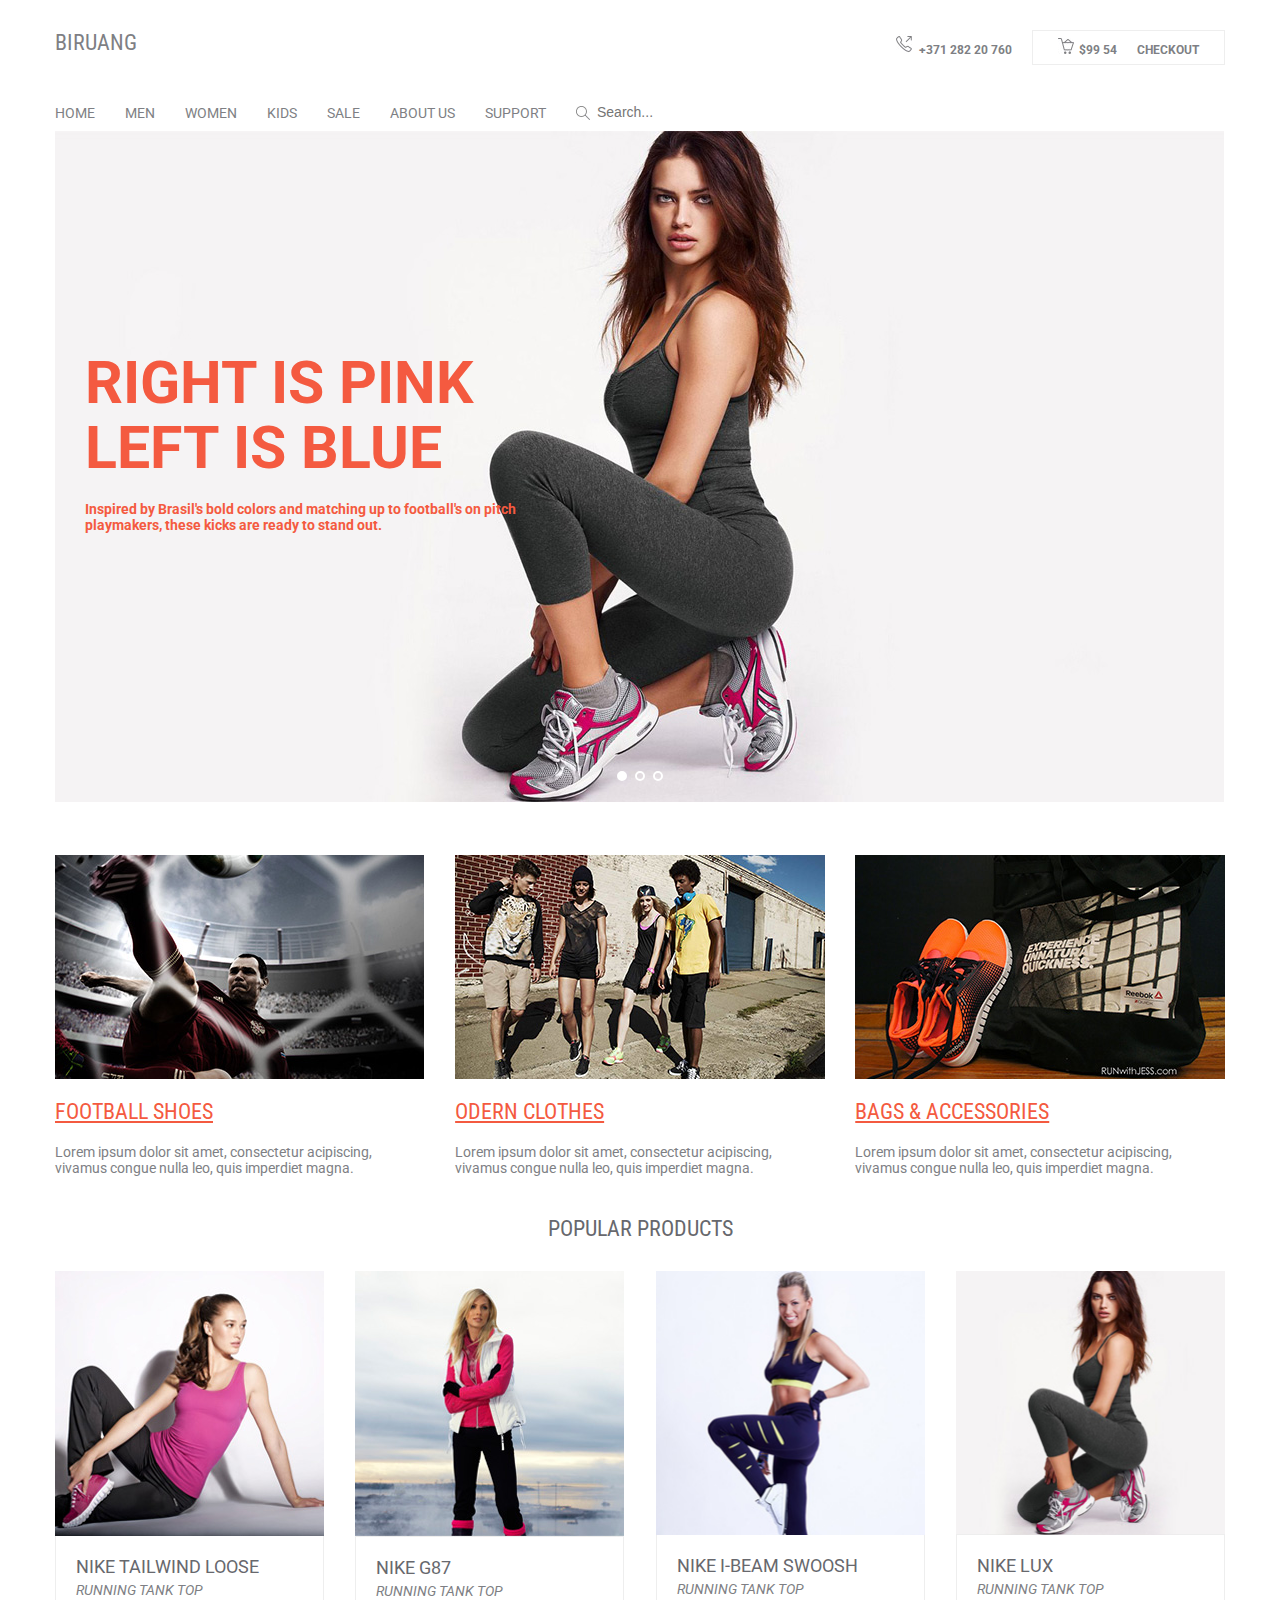
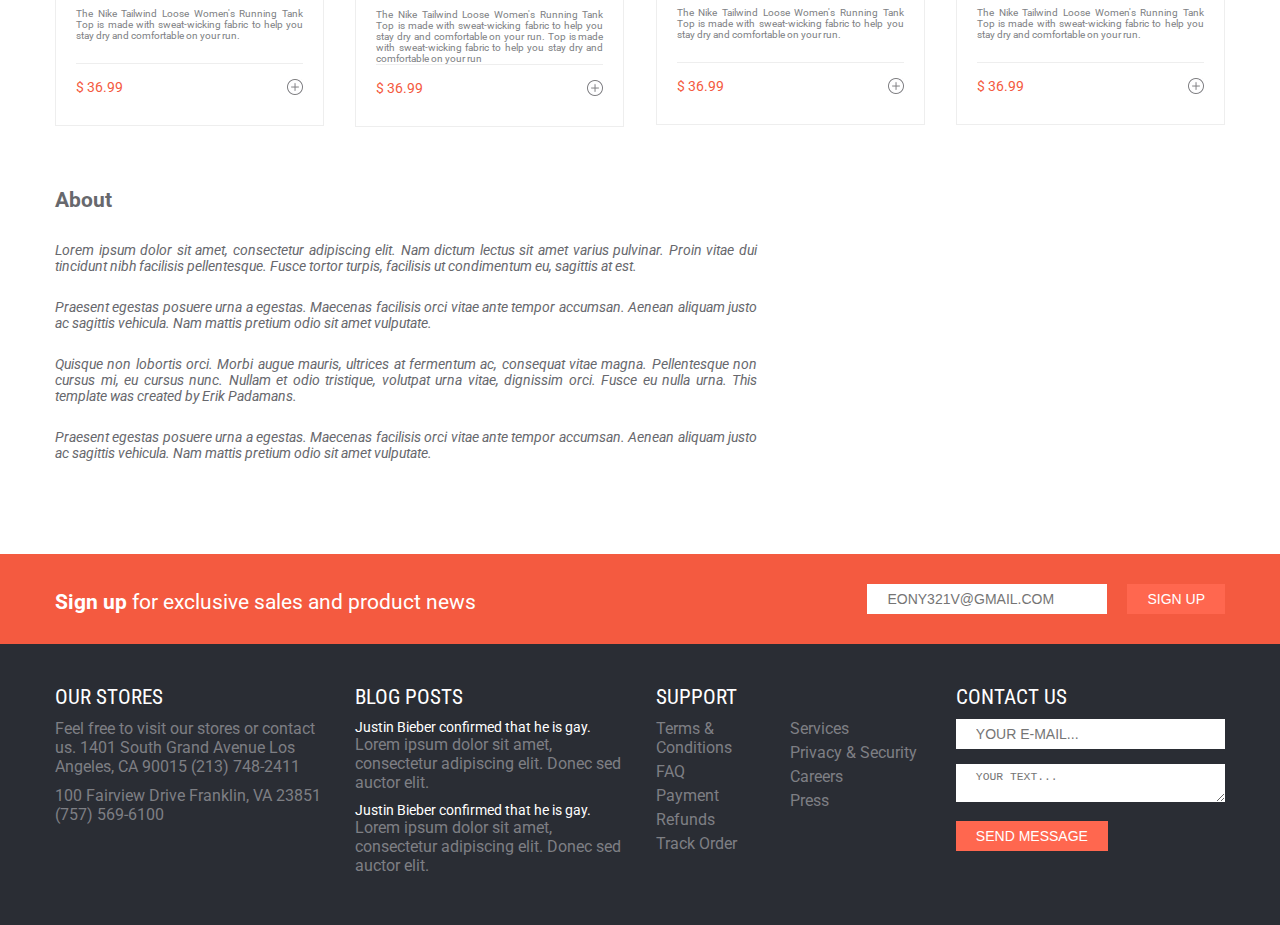
<file: market/index.html>
<!DOCTYPE HTML>
<html>
<head>
<meta charset="utf-8"> 
<link rel="stylesheet" type="text/css" href="reset.css">
<link rel="stylesheet" type="text/css" href="style.css" >
<meta name="viewport" content="width=device-width, initial-scale=1.0">
<link rel="stylesheet" href="css/unslider.css">
<link rel="stylesheet" href="css/unslider-dots.css">
<link href="https://fonts.googleapis.com/css?family=Roboto|Roboto+Condensed" rel="stylesheet">
<title>Company name - home page</title>
</head>

<body>
  <header>
  	<div class="center-block-main">
  	 <div class="header-top clearfix">
  	   <p class="logo">BIRUANG</p>
       <div class="contact-basket"> 
         <p class="header-phone"> <img src="image/tel.jpg" alt="">+371 282 20 760</p>
         <p class="header-basket"><img src="image/box.jpg" alt="">$99 54<a href="#">Checkout</a></p>
       </div>
  	 </div>

  	 <div class="header-bottom clearfix">
  	  <nav>
  	  	<ul class="menu">
  	  		<li><a href="#">HOME</a></li>
  	  		<li><a href="#">MEN</a></li>
  	  		<li><a href="#">WOMEN</a></li>
  	  		<li><a href="#">KIDS</a></li>
  	  		<li><a href="#">SALE</a></li>
  	  		<li><a href="#">ABOUT US</a></li>
  	  		<li><a href="#">SUPPORT</a></li>
  	  	</ul>
  	  </nav>
  	    <div class="search-block">
  	    	<form action="" method="get">
  	    	 <input type="image" src="image/search.jpg"  class="search-button">
  	    	 <input type="search" class="search" placeholder="Search...">
  	    		
  	    	</form>
  	    </div>

  	 	
  	 </div>
  		
  	</div>
  </header>

  <div class="my-slider center-block-main">
	<ul>
		<li>
			<h2>RIGHT IS PINK<br>LEFT IS BLUE</h2>
			<p> Inspired by Brasil's bold colors and matching up to football's on pitch<br> playmakers, these kicks are ready to stand out.</p>
			<img src="image/slider.jpg">
		</li>
		<li>
			<h2>RIGHT IS PINK<br>LEFT IS BLUE</h2>
			<p> Inspired by Brasil's bold colors and matching up to football's on pitch<br> playmakers, these kicks are ready to stand out.</p>
			<img src="image/slider.jpg">
		</li>
		<li>			
		    <h2>RIGHT IS PINK<br>LEFT IS BLUE</h2>
		    <p> Inspired by Brasil's bold colors and matching up to football's on pitch<br> playmakers, these kicks are ready to stand out.</p>
		    <img src="image/slider.jpg"></li>
	</ul>
</div>

 <div class="block3-main center-block-main clearfix">
   <article >
   	<img src="image/football.jpg">
   	<h2><a href="#">FOOTBALL SHOES</a></h2>
   	<p>Lorem ipsum dolor sit amet, consectetur acipiscing,<br>
   	vivamus congue nulla leo, quis imperdiet magna.</p>
   </article>

   <article>
   	<img src="image/company.jpg">
   	 <h2><a href="#">ODERN CLOTHES</a></h2>
   	  <p>Lorem ipsum dolor sit amet, consectetur acipiscing,<br>
      vivamus congue nulla leo, quis imperdiet magna.</p>
   </article>

   <article>
   	<img src="image/shoes.jpg">
   	 <h2><a href="#">BAGS & ACCESSORIES</a></h2>
   	  <p>Lorem ipsum dolor sit amet, consectetur acipiscing,<br>
      vivamus congue nulla leo, quis imperdiet magna.</p>   
   </article>
 </div>


  <section class="block4-section center-block-main">
  <h2>POPULAR PRODUCTS</h2>
    <div class="block4-main clearfix">
      <article>
          <img src="image/popular1.jpg" alt="">
            <div class="block4-main-content">
            <div class="block4">
              <h2>Nike Tailwind Loose</h2>
                <h3>Running Tank Top</h3>
                <p>The Nike Tailwind Loose Women's Running Tank 
Top is made with sweat-wicking fabric to help you 
stay dry and comfortable on your run.</p>
             </div>
        <p class="price-basket clearfix">
                  <span class="price">$ 36.99</span>
                    <span class="basket-btn"><a href="#"><img src="image/add.jpg" alt=""></a></span>
                </p>
            </div>
        </article>
        <article>
          <img src="image/popular2.jpg" alt="">
            <div class="block4-main-content">
            <div class="block4">
              <h2>Nike g87</h2>
                <h3>Running Tank Top</h3>
                <p>The Nike Tailwind Loose Women's Running Tank 
Top is made with sweat-wicking fabric to help you 
stay dry and comfortable on your run. Top is made with sweat-wicking fabric to help you 
stay dry and comfortable on your run</p>
             </div>
        

        <p class="price-basket clearfix">
                  <span class="price">$ 36.99</span>
                    <span class="basket-btn"><a href="#"><img src="image/add.jpg" alt=""></a></span>
                </p>
            </div>
        </article>
        <article>
          <img src="image/popular3.jpg" alt="">
            <div class="block4-main-content">
            <div class="block4">
              <h2>Nike I-Beam Swoosh</h2>
                <h3>Running Tank Top</h3>
                <p>The Nike Tailwind Loose Women's Running Tank 
Top is made with sweat-wicking fabric to help you 
stay dry and comfortable on your run.</p>
            </div>

        <p class="price-basket clearfix">
                  <span class="price">$ 36.99</span>
                    <span class="basket-btn"><a href="#"><img src="image/add.jpg" alt=""></a></span>
                </p>
            </div>
        </article>
        <article>
          <img src="image/popular4.jpg" alt="">
            <div class="block4-main-content">
            <div class="block4">
              <h2>Nike lux</h2>
                <h3>Running Tank Top</h3>
                <p>The Nike Tailwind Loose Women's Running Tank 
Top is made with sweat-wicking fabric to help you 
stay dry and comfortable on your run.</p>
             </div>

        <p class="price-basket clearfix">
                  <span class="price">$ 36.99</span>
                    <span class="basket-btn"><a href="#"><img src="image/add.jpg" alt=""></a></span>
                </p>
            </div>
        </article>
    </div>
</section>
<div class="about center-block-main clearfix">
   <article>
    <h2>About</h2>
    <p>Lorem ipsum dolor sit amet, consectetur adipiscing elit. Nam dictum lectus sit amet varius pulvinar. Proin vitae 
dui tincidunt nibh facilisis pellentesque.  Fusce tortor turpis, facilisis ut condimentum eu, sagittis at est.</p>

<p>Praesent egestas posuere urna a egestas. Maecenas facilisis orci vitae ante  tempor accumsan. Aenean aliquam 
justo ac sagittis vehicula. Nam mattis pretium odio sit amet vulputate.</p>

<p>Quisque non lobortis orci. Morbi augue mauris, ultrices at fermentum ac, consequat vitae magna. Pellentesque 
non cursus mi, eu cursus nunc. Nullam  et odio tristique, volutpat urna vitae, dignissim orci. Fusce eu nulla urna.
This template was created by Erik Padamans.</p>

<p>Praesent egestas posuere urna a egestas. Maecenas facilisis orci vitae ante  tempor accumsan. Aenean aliquam 
justo ac sagittis vehicula. Nam mattis pretium odio sit amet vulputate.</p>
  
   </article>

   <div class="map">
    <div class="mapin">
   <iframe src="https://www.google.com/maps/embed?pb=!1m14!1m12!1m3!1d2640.4269279164596!2d27.5737332538794!3d53.87215326076386!2m3!1f0!2f0!3f0!3m2!1i1024!2i768!4f13.1!5e0!3m2!1sru!2sby!4v1476176316075"  frameborder="0" style="border:0" allowfullscreen></iframe>
     </div>
   </div>

  </div>


<div class="subscribe">
  <div class="center-block-main clearfix">
      <h2><strong>Sign up</strong> for exclusive sales and product news</h2>
        
        <div class="subscribe-form">
          <form action="" method="get">
              <input type="email" class="email-inpt" placeholder="eony321v@gmail.com">
                <input type="submit" class="submit-inpt" value="sign up">
            </form>
        </div>
    </div>
</div>



<footer class="ftr">
   <div class="block4-main center-block-main clearfix">
       <article>
         <h2>OUR STORES</h2>
             <div class="ftr-block-content">
               <p>Feel free to visit our stores or contact us.
                1401 South Grand Avenue 
                Los Angeles, CA 90015 
                (213) 748-2411</p>
                
                <p>100 Fairview Drive 
                Franklin, VA 23851 
                (757) 569-6100 </p>

             </div>     
       </article>

       <article>
         <h2>BLOG POSTS</h2>
             <div class="ftr-block-content">
             <h3><a href="#">Justin Bieber confirmed that he is gay.</a></h3>
                <p>Lorem ipsum dolor sit amet, consectetur
adipiscing elit. Donec sed auctor elit.</p>
        
                <h3><a href="#">Justin Bieber confirmed that he is gay.</a></h3>
                <p>Lorem ipsum dolor sit amet, consectetur
adipiscing elit. Donec sed auctor elit.</p>
             
             </div>     
       </article>

       <article>
         <h2>SUPPORT</h2>
             <div class="ftr-block-content">
                  <p class="support">
                    <a href="#">Terms & Conditions</a>
                    <a href="#">FAQ</a>
                    <a href="#">Payment</a>
                    <a href="#">Refunds</a>
                    <a href="#">Track Order</a>
                 </p>
                <p class="support">
                    <a href="#">Services</a>
                    <a href="#">Privacy & Security</a>
                    <a href="#">Careers</a>
                    <a href="#">Press</a>
                </p>
             
             </div>     
       </article>   

       <article>
         <h2>CONTACT US</h2>
             <div class="ftr-block-content">
             <form action="" method="get">
               <input class="cont-email" type="email" placeholder="YOUR E-MAIL...">
               <textarea class="text" placeholder="YOUR TEXT..."></textarea>
               <input class="cont-inpt" type="submit" value="SEND MESSAGE">
               
             </form>
             
             </div>     
       </article>

   </div>
</footer>
  
<script src="http://code.jquery.com/jquery-2.1.4.min.js"></script>
  <script src="js/unslider-min.js"></script>
    <script>
    jQuery(document).ready(function($) {
      $('.my-slider').unslider({
        autoplay: true,
        arrows: false

      });
    });
  </script>

 <script>
  function setEqualHeight(columns) { 
    var tallestcolumn = 0; 
    columns.each( function() { 
      currentHeight = $(this).height(); 
      if(currentHeight > tallestcolumn) { tallestcolumn = currentHeight; } } ); 
      columns.height(tallestcolumn); 
    } 
    
    $(document).ready(function() { setEqualHeight($(".block4-main-content")); });
</script> 
 <script>
  function setEqualHeight(columns) { 
    var tallestcolumn = 0; 
    columns.each( function() { 
      currentHeight = $(this).height(); 
      if(currentHeight > tallestcolumn) { tallestcolumn = currentHeight; } } ); 
      columns.height(tallestcolumn); 
    } 
    
    $(document).ready(function() { setEqualHeight($(".block4")); });
</script>  	
</body>
</html>
</file>
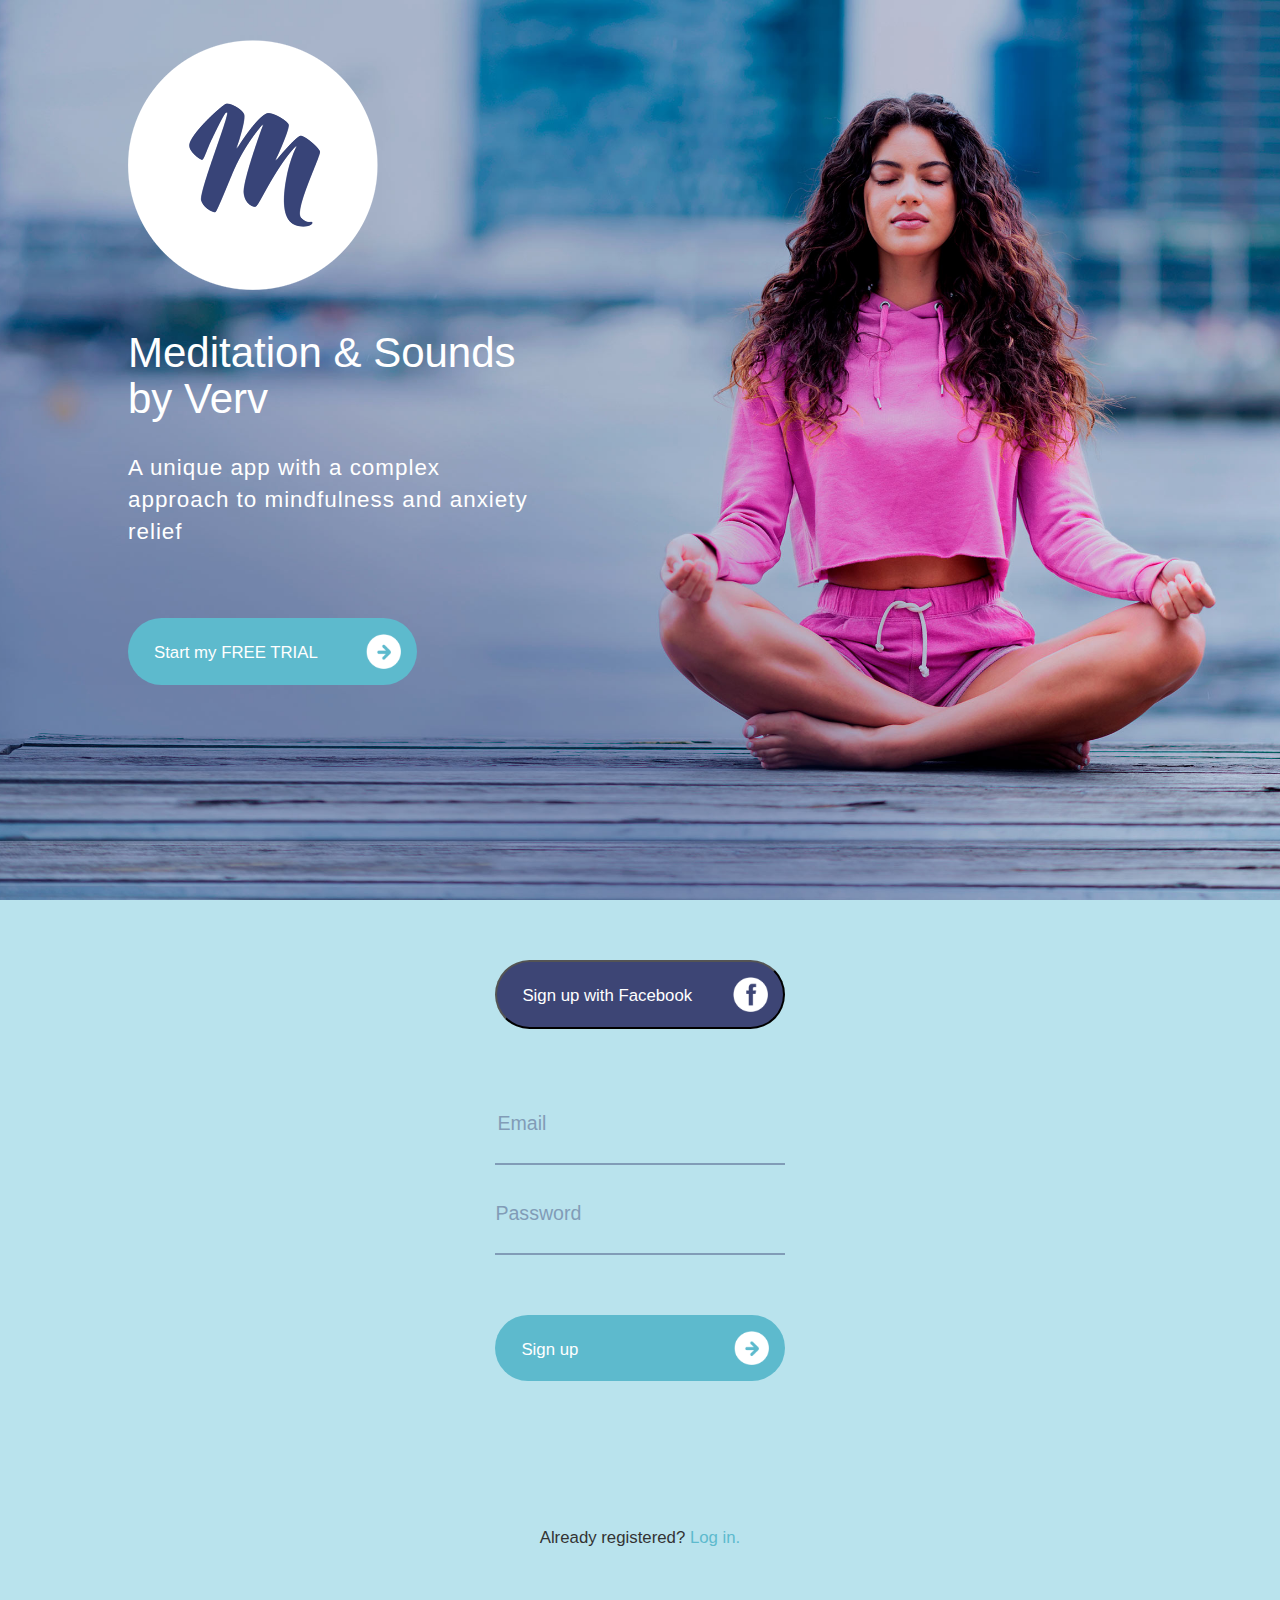
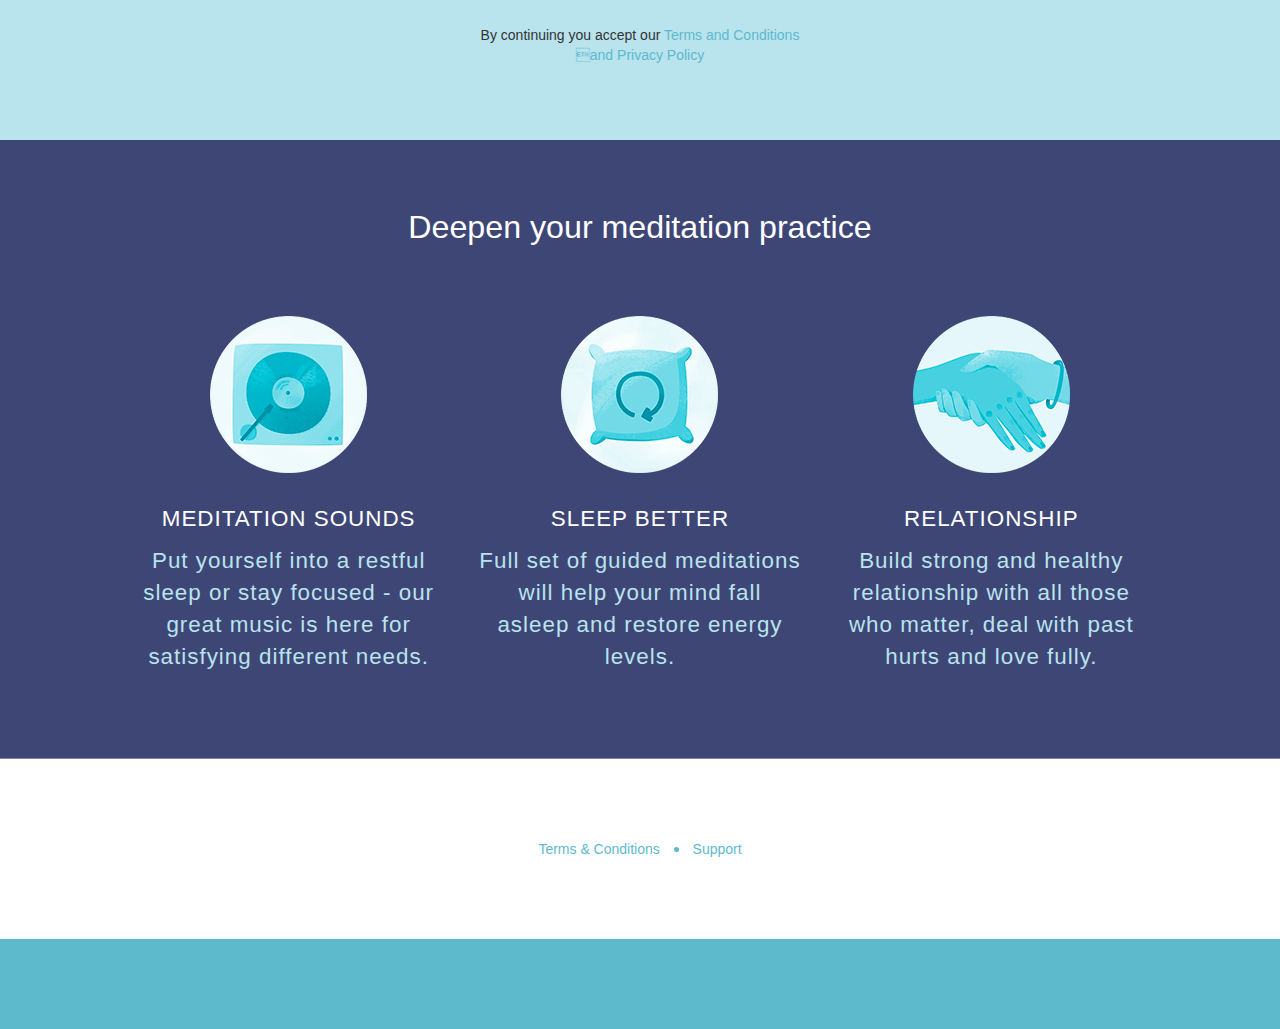
<file: verv/index.html>
<!DOCTYPE html>
<html lang="en">
<head>
    <meta charset="UTF-8">
    <meta name="viewport" content="width=device-width, initial-scale=1.0">
    <meta http-equiv="X-UA-Compatible" content="ie=edge">
    <link rel="stylesheet" href="css/reset.css">
    <link rel="stylesheet" href="css/bootstrap.min.css">
    <link rel="stylesheet" href="css/style.css">
	<link rel="stylesheet" href="https://use.fontawesome.com/releases/v5.3.1/css/all.css" integrity="sha384-mzrmE5qonljUremFsqc01SB46JvROS7bZs3IO2EmfFsd15uHvIt+Y8vEf7N7fWAU" crossorigin="anonymous">
    <title>Test work</title>
</head>
<body>
       	<header id="top">
       			<div class="main">
       				<div class="row">
       					<div class="col-lg-5 col-md-5 col-sm-6 col-xs-7 clearfix">
							<a href="#" title="logo"><img src="img/logo.png" class="logo " alt="Logo"></a>
							<h1>Meditation & Sounds by Verv</h1>
							<p class="major">A unique app with a complex approach to mindfulness and anxiety relief</p>
						</div>
					</div>
					<div class="row">	
						<div class="col-lg-4 col-md-6 col-sm-8 col-xs-12 clearfix">	
							<button class="btn clearfix" >Start my FREE TRIAL
								<img src="img/click.png" class="click pull-right" alt="click">
							</button>
						</div>	
       				</div>
       			</div>
       	</header>
       	<section class="form-block">
		       	<div class="main ">
		       		<div class="row">
		       			<div class="col-lg-4 col-lg-offset-4 col-md-6 col-md-offset-3 col-sm-offset-2 col-sm-8 col-xs-12 text-center">
		       				<form action="">

									<button class="btnf сlearfix">Sign up with Facebook
											<img src="img/facebook.png" class="click pull-right" alt="click">
									</button>

									<input type="email" placeholder="Email" class="email center-block">

									<input type="password" placeholder="Password" class="passw center-block">
									<button class="btn clearfix">Sign up
									<img src="img/click.png" class="click pull-right" alt="click">
									</button>
							</form>
							<p class="log">Already registered? <a href="#">Log in.</a></p>
							<p class="policy">By continuing you accept our <a href="">Terms and Conditions and Privacy Policy</a></p>
						</div>	
					</div>	
		       	</div>
       	</section>
      <section class="med-practice">
      <h2 class="text-center" id="practice">Deepen your meditation practice</h2>

      			<div class="main">
      					<div class="row practice">
      							<div class="col-lg-4 col-md-4 col-sm-12 col-xs-12 text-center">
      									<img src="img/sounds.png" alt="sounds" class="center-block">
      									<p class="name-practice">Meditation sounds</p>
      									<p class="descr">Put yourself into a restful sleep or stay focused  - our great music is here for satisfying different needs.</p>
      							</div>
      							<div class="col-lg-4 col-md-4 col-sm-12 col-xs-12 text-center">
      									<img src="img/sleep.png" alt="better" class="center-block">
      									<p class="name-practice">Sleep better</p>
      									<p class="descr">Full set of guided meditations will help your mind fall asleep and restore energy levels. </p>
      							</div>
      							<div class="col-lg-4 col-md-4 col-sm-12 col-xs-12 text-center">
      									<img src="img/relatonship.png   " alt="relationship" class="center-block">
      									<p class="name-practice">Relationship</p>
      									<p class="descr">Build strong and healthy relationship with all those who matter, deal with past hurts and love fully.</p>
      							</div>
      					</div>
      			</div>
      	</section>
      	<footer>
		      	<section>
		      		<div class="main ">
		      				<div class="terms text-center">
			      				<a href="#">Terms & Conditions</a>
			      				<div class="dot"></div>
			      				<a href="#">Support</a>
		      				</div>

		      		</div>
		      	</section>
		      	<section class="btn-up text-center" id="btn-up">
		      		
		      			<a href="#top" class="up"><i class="fas fa-chevron-up"></i></a>

		      	</section>
      	</footer>
      	
        <script src="https://ajax.googleapis.com/ajax/libs/jquery/1.12.4/jquery.min.js"></script>
        <script src="js/bootstrap.min.js"></script>
        <script>
      		$(".btn").click(function() {
    $('html,body').animate({
        scrollTop: $(".form-block").offset().top},
        'slow');
});
      	$(document).ready(function(){
    $("#btn-up").on("click","a", function (event) {
        event.preventDefault();

        var id  = $(this).attr('href'),
            top = $(id).offset().top;

         


        $('body,html').animate({scrollTop: top}, 1000);

    });
});
	
      	</script>
      	

</body>
</html>
</file>
<file: market/style.css>
.center-block-main{
	max-width: 1170px;
	margin: 0px auto;
}
.header-top{
	padding: 30px 0px;
	margin-bottom:1px solid #eee; 
}
.logo{
	float: left;
	font-size: 1.375em;
	font-family: 'Roboto Condensed', sans-serif;
}
.contact-basket{
	float: right;
}
.contact-basket p{
	float: left;
	font-size: 0.75em;
	font-weight: bold;
} 
.contact-basket p img{
	margin-right: 5px;
}
.header-phone{
	padding-top: 4px;
}
.header-basket{
	border:1px solid #eee;
	padding: 7px 25px;
	margin-left: 20px;
} 
 .header-basket a{
 	text-transform: uppercase;
 	color: #7e7f84;
 	text-decoration: none;
 	margin-left: 20px;

 } 
 .header-basket a:hover{
 	color:#f45a40;
 }
.header-bottom{
	padding: 10px 0px;
}
.menu{
	float:left;
}
.menu li{
	float: left;
	text-transform: uppercase;
	margin-right: 30px;
	font-size: 0.875em;
}
.menu li a{
	color: #7e7f84;
 	text-decoration: none;
}
.menu li a:hover{
	color:#f45a40;
}
.search-block{
	float: left;
	margin-top: -2px;
}
.search-button{
	float: left;
	margin: 3px 5px 0px 0px;
}
.search{
	float: left;
	font-size: 0.875em;
	color:#7e7f84;
	border:none;
}
.my-slider{

}
  .my-slider ul li{
  	position: relative;
  	color: #f45a40;
  }
     .my-slider ul li h2{
     	position: absolute;
     	top: 220px;
     	left: 30px;
     	font-size: 3.6875em;
     	font-weight: bold;
     	line-height: 1.1;

     }
       .my-slider ul li p{
       	position: absolute;
       	top: 370px;
       	left: 30px;
       	font-size: 0.875em;
       	font-weight: bold;
       }
       .unslider-nav{
       	max-width: 1170px;
       	margin: 0px auto;
       	position: relative;
       	top: -40px;
       }
.block3-main {
	margin-top: 30px;
	margin-bottom: 40px;

 }
        .block3-main article{
	      width: 31.6%;
	       float: left;
	       margin-left: 2.6%;
         }
        .block3-main article:first-child{
	     margin-left: 0;
         }
         .block3-main article img{
	     display: block;
	      margin: 0px auto 20px auto;
          }
         .block3-main article h2{
	      font-family: 'Roboto Condensed', sans-serif;
	      font-size: 1.375em;
	      margin-bottom: 20px;

          }
           .block3-main article p{
	         font-size: 0.875em;
	         text-align: justify;
             }
.block4-section{
	margin-bottom:60px;
}
	.block4-section>h2{
		text-align:center;
		 font-family: 'Roboto Condensed', sans-serif;
		  color:#67686d; font-size:1.375em; 
		  margin-bottom:30px;
	}
	.block4-main{
	}
		.block4-main article{
			width:23%;
			 margin-left:2.6666666666666666666666666666667%;
			 float:left;
		}
		.block4-main article:first-child{
			margin-left:0;
		}
		.block4-main article img{
			display:block; 
			margin:0 auto;
		}
		.block4-main-content{
			padding:20px 20px 0 20px; 
			border:1px solid #eee; 
			border-top:0;
		}
		.block4-main-content h2{
			color:#67686d; 
			font-size:1.125em;
			text-transform:uppercase; 
			margin-bottom:5px;
		}
		.block4-main-content h3{
			font-size:0.875em;
		    text-transform:uppercase; 
		    margin-bottom:10px; 
		    font-style:italic;
		}
		.block4-main-content p{
			font-size:0.625em; 
			margin-bottom:15px;
			text-align: justify;
		}
		p.price-basket{
			border-top:1px solid #eee; 
			font-size:0.875em; 
			color:#f45a40; 
			padding:15px 0;
			 margin-bottom:0;
		}
		.price{
			float:left;
		}
		.basket-btn{
			float:right;
		}
.about{
	margin-bottom: 60px;
}		
    .about article{
    	width: 60%;
    	float:left;
    }
    .map{
    	width: 35%;
    	float: right;
    }
     .map .mapin{
      	position: relative;
      	padding-bottom: 75%;
      	height: 0;
      	overflow: hidden;
      }
      .mapin iframe{
      	position: absolute;
      	top: 0;
      	left: 0;
      	width: 100%;
      	height:100%;
      }
       .about article h2{
       	font-size:1.325em;
       	font-weight: bold;
       	margin-bottom: 30px;
       	color: #67686d;

       }
       .about p{
       	font-size:0.875em;
       	margin-bottom: 25px;
       	font-style: italic;
       	color: #67686d;
       	text-align: justify;

       }
	
.subscribe{
	background: #f45a40;
	color: #fff;
	padding: 30px 0px;
}
      .subscribe h2{
      	float: left;
      	font-size: 1.325em;
      	margin-top: 5px;
      }
      .subscribe-form{
      	float: right;
      }
       .email-inpt{
       	text-transform: uppercase;
       	 font-size: 0.875em;
       	 float: left;
       	 width: 200px;
       	 padding: 7px 20px;
       	 border:none;
       }
       .submit-inpt{
       	background: #ff674f;
       	float:left;
       	margin-left: 20px;
       	border:none;
       	color:#fff;
       	text-transform: uppercase;
       	padding: 7px 20px;
       	cursor:pointer;
       	font-size: 0.875em;
       }
.ftr{
	background: #2a2d34;
	padding:40px 0px;
}       
     .ftr h2{
     	font-family: 'Roboto Condensed',sans-serif;
     	color: #fff;
     	font-size: 1.325em;
     	margin-bottom: 10px;
     }
     .ftr p{
     	font-size:0.875em:;
     	color: #7e7f84;
     	margin-bottom: 10px;
     }
     .ftr h3{
     	font-size: 0.875em;
     }
     .ftr h3 a{
     	color: #fff;
     	text-decoration: none;
     	margin-bottom: 5px;
     }
          .ftr h3 a:hover{
     	color: #fff;
     	text-decoration: underline;
     }
     .support{
     	float: left;
     	width: 48%;
     	margin-right: 2%;
     }
     .support a{
     	display: block;
     	color: #7e7f84;
     	margin-bottom: 5px;
     	text-decoration: none;
     }
        .support a:hover{
     	text-decoration: underline;
     }
    .cont-email{
    	width: 100%;
    	font-size: 0.875em;
    	margin-bottom: 15px;
    	padding: 7px 20px;
    	box-sizing: border-box;
    	border: none;

    } 
        .text{
    	width: 100%;
    	font-size: 0.875em;
    	margin-bottom: 15px;
    	padding: 7px 20px;
    	box-sizing: border-box;
    	border: none;
    	
    } 
        .cont-inpt{
       	background: #ff674f;
        font-size: 0.875em;
       	border:none;
       	color:#fff;
       	text-transform: uppercase;
       	padding: 7px 20px;
       	cursor:pointer;
       }
@media screen and (max-width: 900px){
	     .my-slider ul li h2{
     	top: 170px;
     	left: 30px;
     	font-size: 3em;
     }
       .my-slider ul li p{
  
       	top: 270px;
       	left: 30px;

       }
       	.block4-main article{
		width:45%;
		margin:0px 2.5% 30px 2.5%;
		float:left;
		}
		.block4-main article:first-child{
			margin-left:2.5%;
		}
		 .subscribe h2{
      	float: none;
        text-align: center;
        margin-bottom:20px;
      }
      .subscribe-form{
      	float: none;
      	display: table;
      	margin: 0 auto;

}
@media screen and (max-width: 740px){
		.my-slider ul li h2{
     	top: 100px;
     	left: 30px;
     	font-size: 2em;
     }
       .my-slider ul li p{
       	top: 180px;
       	left: 30px;
       }
     .search-block{
     	border-top: 1px solid #eee;
     	border-bottom: 1px solid #eee;
     	margin-top: 10px;
     	padding: 5px 0px 7px 0px;
     	float: right;

}       
@media screen and (max-width: 600px){
  		.block3-main article{
			width:96%;
			margin: 0 2.5% 30px 2.5%;
			float:none;

		}
		.block3-main article img{
			width: 100%;
		}
		.about article{
    	width: 95%;
    	margin: 0 2.5% 30px 2.5%;
    	float:none;
    }
    	    .map{
    	width: 95%;
 		margin: 0 2.5% 30px 2.5%;   	
    	float: none;
    }

}
@media screen and (max-width: 480px){
	  	   .block4-main article{
			width:96%;
			margin: 0 2.5% 30px 2.5%;
			float:none;
			overflow: hidden;
		}
       .my-slider ul li h2{
     	top: 50px;
     	left: 30px;
     	font-size: 1.275em;
     }
       .my-slider ul li p{
       	top: 110px;
       	left: 30px;
       	font-size: 0.75em;
		}
  }		
@media screen and (max-width: 410px){
	.header-top{
		padding: 10px 0px;
	}
	.logo{
	float: none;
	text-align: center;
    margin: 20px;
     }
	.contact-basket{
	float: none;
	display: table;
	margin: 0 auto;
     }
}  
@media screen and (max-width: 360px){
	     .email-inpt{
       	 float: none;
       	 width: 95%;
       	 padding: 7px 20px;
       	 margin: 0 2.5% 20px 2.5%;
       	 box-sizing: border-box;
       }
       .submit-inpt{
       	margin-left:2.5%;}

       .my-slider ul li h2{
     	top: 30px;
     	left: 30px;
     	font-size: 1em;
     }
       .my-slider ul li p{
       	top: 80px;
       	left: 30px;
       	font-size: 0.6em;
		}
		.menu li{
        border-bottom: 1px solid #eee;
}
@media screen and (max-width: 330px){

.header-phone{
  padding-left: 45px;
}

}
</file>
<file: market/css/unslider.css>
.unslider{overflow:auto;margin:0;padding:0}.unslider-wrap{position:relative}.unslider-wrap.unslider-carousel>li{float:left}.unslider-vertical>ul{height:100%}.unslider-vertical li{float:none;width:100%}.unslider-fade{position:relative}.unslider-fade .unslider-wrap li{position:absolute;left:0;top:0;right:0;z-index:8}.unslider-fade .unslider-wrap li.unslider-active{z-index:10}.unslider li,.unslider ol,.unslider ul{list-style:none;margin:0;padding:0;border:none}.unslider-arrow{position:absolute;left:20px;z-index:2;cursor:pointer}.unslider-arrow.next{left:auto;right:20px}
</file>
<file: market/css/unslider-dots.css>
/**
 *   Here's where everything gets included. You don't need
 *   to change anything here, and doing so might break
 *   stuff. Here be dragons and all that.
 */
/**
 *   Default variables
 *
 *   While these can be set with JavaScript, it's probably
 *   better and faster to just set them here, compile to
 *   CSS and include that instead to use some of that
 *   hardware-accelerated goodness.
 */
.unslider-nav ol {
  list-style: none;
  text-align: center;
}
.unslider-nav ol li {
  display: inline-block;
  width: 6px;
  height: 6px;
  margin: 0 4px;
  background: transparent;
  border-radius: 5px;
  overflow: hidden;
  text-indent: -999em;
  border: 2px solid #fff;
  cursor: pointer;
}
.unslider-nav ol li.unslider-active {
  background: #fff;
  cursor: default;
}
</file>
<file: verv/css/style.css>
html,body{
	height: 100%;
	min-height: 100%;

}
h1,h2,h3{
	color: #fff;
}
h1{
	font-size: 4.25em;
}
h2{
	font-size: 2.3em;
}
a{
	color: #5dbacd!important;
}

p.major{
	color: #fff;
	font-size: 2.3em;
	font-weight: lighter;
	margin-top: 40px;
	letter-spacing: 1px;
}
header{
	background:url(../img/background.png)no-repeat center center fixed;
	background-size: cover;
	min-height: 100%;
}
.logo{

	margin:40px 0px;
	display: block;
	height: auto;
}
.main{
	width: 80%;
	margin: 0 auto;
}
button.btn{
	margin-top: 60px;
	vertical-align: middle;
	font-size: 1.6em;
	color: #fff;
	background: #5dbacd;
	padding: 22px 15px 15px 25px;
	border-radius: 40px;
	width: 90%;
	text-align: left;
}
button.btn:hover{
	color: #fff;
}
button.btn:visited{
	color: #fff;
}
button.btnf{
	margin-top: 60px;
	margin-bottom: 45px;
	font-size: 1.6em;
	color: #fff;
	background: #3d4575;
	padding: 22px 15px 15px 25px;
	border-radius: 40px;
	width: 90%;
	text-align: left;
}
.form-block{
	background: #b9e3ed;
}
img.click{
	margin-top: -7px;
}
input.passw,input.email{
	font-size:1.4em;
	display: block;
	width: 90%;
	
	border: none;
	margin-top: 35px;
	padding-bottom: 25px;
	border-bottom: 2px solid #819cb7;
background: #b9e3ed;
}

input.passw::-webkit-input-placeholder {color:#819cb7;}
input.passw::-moz-placeholder          {color:#819cb7;}/* Firefox 19+ */
input.passw:-moz-placeholder           {color:#819cb7;}/* Firefox 18- */
input.passw:-ms-input-placeholder      {color:#819cb7;}

input.email::-webkit-input-placeholder {color:#819cb7;}
input.email::-moz-placeholder          {color:#819cb7;}/* Firefox 19+ */
input.email:-moz-placeholder           {color:#819cb7;}/* Firefox 18- */
input.email:-ms-input-placeholder      {color:#819cb7;}

.log{
	font-size: 1.2em;
	margin-top: 45px;
}
.policy{
	font-size: 1em;
	margin-top: 75px;
	margin-bottom: 75px;
}
.med-practice{
	background: #3e4676;
	border-bottom:1px solid #7e84a4;
}
.med-practice h2{
	margin-top: 0px;
	padding-top: 70px;
	margin-bottom: 70px;

}
.name-practice{
	margin-top: 30px;
	text-transform: uppercase;
	color: #fff;
	font-size: 1.6em;
	letter-spacing: 1px;
	
}
.practice{
	padding-bottom: 75px;
}
.descr{
	color: #b9e3ed;
	font-size: 1.6em;
	font-weight: 300;
	letter-spacing: 1px;
}
.terms{
	margin-top: 80px;
	margin-bottom: 80px;
	
}
.dot{
	
	width:5px;
	height: 5px;
	background: #5dbacd;
	border-radius: 50%;
	display: inline-block;
	margin-bottom: 2px;
	margin-left: 10px;
	margin-right: 10px;

}
.btn-up{
	background: #5dbacd;
	  
}
a.up{
	color: #fff!important;
	font-size: 2em;
	display:block;
	padding-top: 45px;
	padding-bottom: 45px;
}
@media screen and (max-width:1460px){
	button.btn{
	font-size: 1.2em;
	margin-bottom: 100px;
	
}
img.click{
	margin-top: -7px;
	max-width: 35px;
}
button.btnf{
	font-size: 1.2em;	
}
}
@media screen and (max-width:1460px){
h1{
	font-size: 3em;
}
p.major{
	
	font-size: 1.6em;
	margin-top: 30px;
	
}
	}
@media screen and (max-width:989px){
button.btn{
	
font-size: 1.6em;
	
}
img.click{
	margin-top: -7px;
	max-width: 100%;
}
button.btnf{
	font-size: 1.6em;	
}
.logo{
	margin: 20px 0px;
}
h1{
	font-size: 2em;
}
p.major{
	
	font-size: 1.1em;
	
}
}
@media screen and (max-width:540px){

.logo{
	max-width: 	140px;
}
button.btn{
	font-size: 1.2em;
	margin-bottom: 0px;
	}
button.btnf{
	font-size: 1.2em;	
}	
img.click{
	margin-top: -7px;
	max-width: 35px;
}
}
</file>
